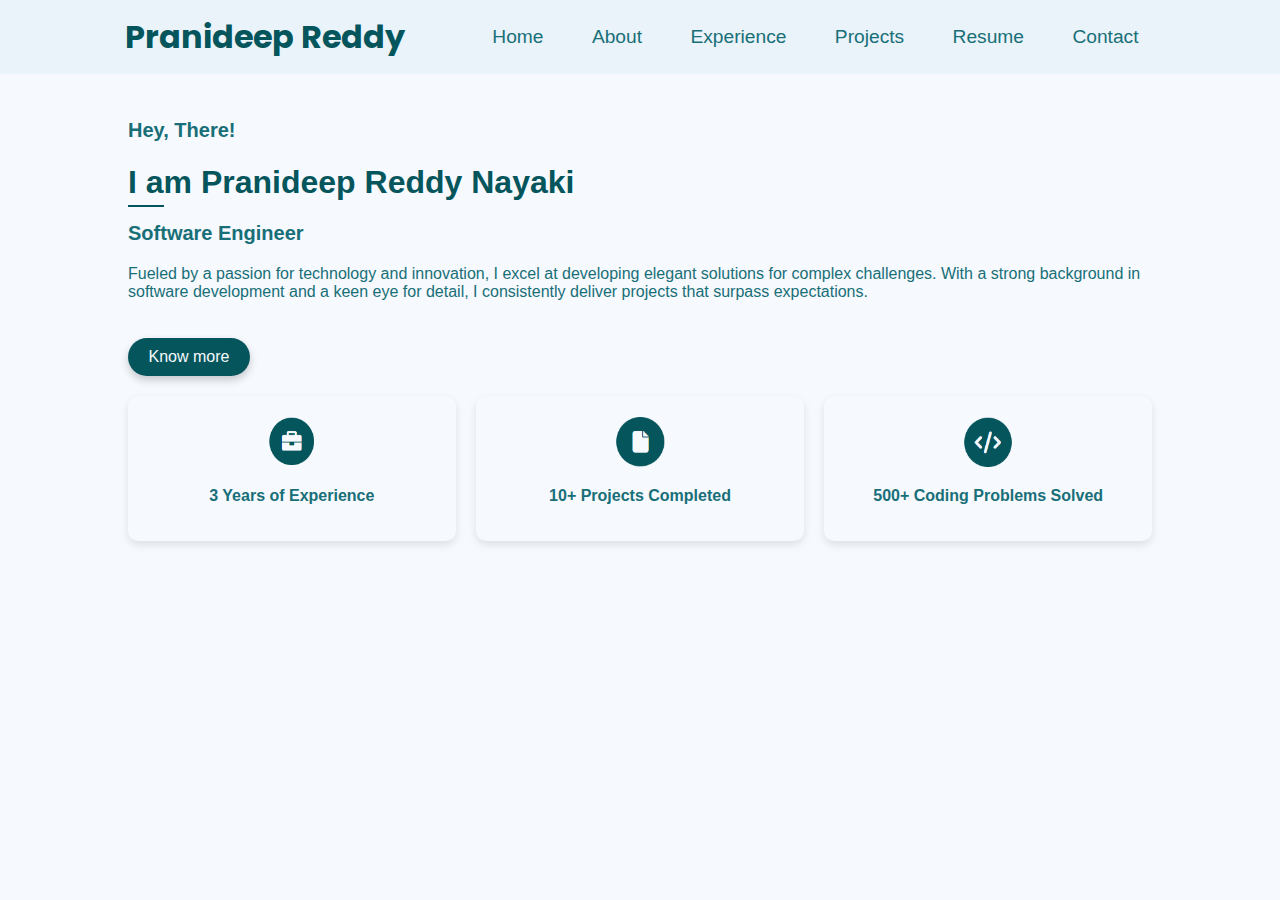
<file: index.html>
<!DOCTYPE html>
<html lang="en">
  <head>
    <meta charset="UTF-8" />
    <meta name="viewport" content="width=device-width, initial-scale=1.0" />
    <title>Pranideep Reddy Nayaki - Portfolio</title>
    <link rel="stylesheet" href="css/index.css" />
    <link rel="stylesheet" href="css/header.css" />
    <link
      href="https://fonts.googleapis.com/css2?family=Poppins:wght@700&display=swap"
      rel="stylesheet"
    />
  </head>
  <body>
    <div class="main-container">
      <header>
        <div class="header-left">
          <h1>Pranideep Reddy</h1>
        </div>
        <button class="toggle-menu" onclick="toggleMenu()">&#9776;</button>
        <nav>
          <button class="close-menu" onclick="toggleMenu()">&times;</button>
          <ul>
            <li><a href="index.html" class="nav-link">Home</a></li>
            <li><a href="about.html" class="nav-link">About</a></li>
            <li><a href="experience.html" class="nav-link">Experience</a></li>
            <li><a href="projects.html" class="nav-link">Projects</a></li>
            <li>
              <a
                href="https://drive.google.com/file/d/1je_PU_aLbu5cs_3YC4eINCbRVCXmjgTi/view?usp=sharing"
                target="_blank"
                class="nav-link"
                >Resume</a
              >
            </li>
            <li><a href="contact.html" class="nav-link">Contact</a></li>
          </ul>
        </nav>
        <div class="overlay" onclick="toggleMenu()"></div>
      </header>
      <main>
        <section id="intro" class="intro">
          <h3>Hey, There!</h3>
          <h1><span class="underline">I a</span>m Pranideep Reddy Nayaki</h1>
          <h3>Software Engineer</h3>
          <p>
            Fueled by a passion for technology and innovation, I excel at
            developing elegant solutions for complex challenges. With a strong
            background in software development and a keen eye for detail, I
            consistently deliver projects that surpass expectations.
          </p>
          <a href="about.html" class="know-more-btn">Know more</a>
          <div class="boxes">
            <div class="box">
              <img src="images/experience-icon.png" alt="Experience Icon" />
              <p><b>3 Years of Experience</b></p>
            </div>
            <div class="box">
              <img src="images/projects-icon.png" alt="Projects Icon" />
              <p><b>10+ Projects Completed</b></p>
            </div>
            <div class="box">
              <img src="images/coding-icon.png" alt="Coding Icon" />
              <p><b>500+ Coding Problems Solved</b></p>
            </div>
          </div>
        </section>
      </main>
    </div>
    <script>
      function toggleMenu() {
        var nav = document.querySelector("nav");
        nav.classList.toggle("active");
      }
    </script>
  </body>
</html>
</file>
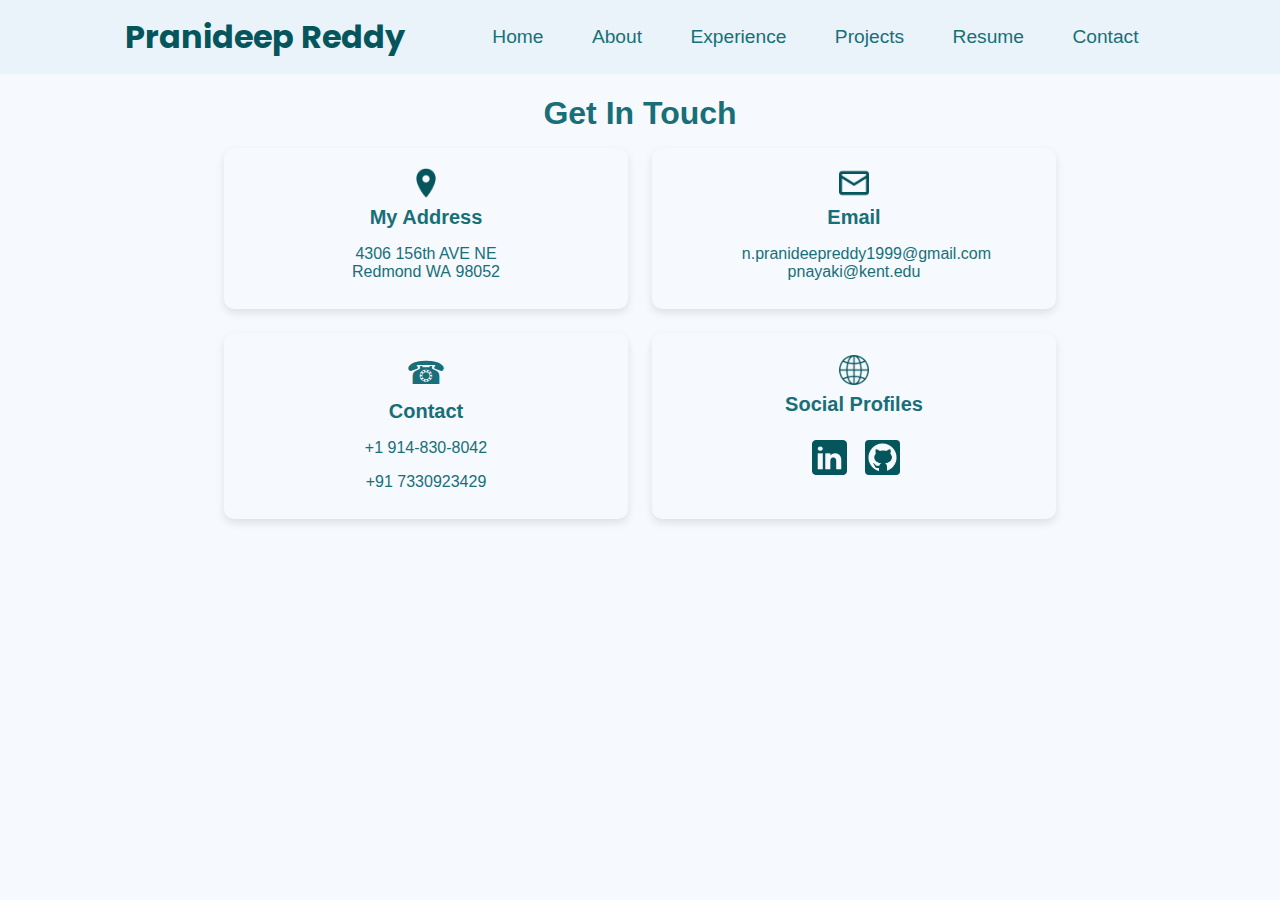
<file: contact.html>
<!DOCTYPE html>
<html lang="en">
  <head>
    <meta charset="UTF-8" />
    <meta name="viewport" content="width=device-width, initial-scale=1.0" />
    <title>Contact - Pranideep Reddy Nayaki</title>
    <link rel="stylesheet" href="css/contact-style.css" />
    <link rel="stylesheet" href="css/header.css" />
    <link rel="stylesheet" href="css/mobile-header.css" />
    <link
      href="https://fonts.googleapis.com/css2?family=Poppins:wght@700&display=swap"
      rel="stylesheet"
    />
  </head>
  <body>
    <div class="main-container">
      <header>
        <div class="header-left">
          <h1>Pranideep Reddy</h1>
        </div>
        <button class="toggle-menu" onclick="toggleMenu()">&#9776;</button>
        <nav>
          <button class="close-menu" onclick="toggleMenu()">&times;</button>
          <ul>
            <li><a href="index.html">Home</a></li>
            <li><a href="about.html">About</a></li>
            <li><a href="experience.html">Experience</a></li>
            <li><a href="projects.html">Projects</a></li>
            <li>
              <a
                href="https://drive.google.com/file/d/1je_PU_aLbu5cs_3YC4eINCbRVCXmjgTi/view?usp=sharing"
                target="_blank"
                >Resume</a
              >
            </li>
            <li><a href="contact.html">Contact</a></li>
          </ul>
        </nav>
        <div class="overlay" onclick="toggleMenu()"></div>
      </header>
      <main>
        <section class="contact">
          <h1>Get In Touch</h1>
          <div class="contact-grid">
            <div class="contact-item">
              <img
                src="images/location-icon.png"
                alt="Globe"
                class="social-icon-contact"
              />
              <h2>My Address</h2>
              <p>4306 156th AVE NE<br />Redmond WA 98052</p>
            </div>
            <div class="contact-item">
              <img
                src="images/email-icon.png"
                alt="Envelope"
                class="social-icon-contact"
              />
              <h2>Email</h2>
              <p class="email">
                <a href="mailto:n.pranideepreddy1999@gmail.com"
                  >n.pranideepreddy1999@gmail.com</a
                ><br />
                <a href="mailto:pnayaki@kent.edu">pnayaki@kent.edu</a>
              </p>
            </div>
            <div class="contact-item">
              <div class="icon">&#x260E;</div>
              <h2>Contact</h2>
              <p>+1 914-830-8042</p>
              <p>+91 7330923429</p>
            </div>
            <div class="contact-item">
              <img
                src="images/globe-icon.png"
                alt="Globe"
                class="social-icon-contact"
              />
              <h2>Social Profiles</h2>
              <ul class="social-links">
                <li>
                  <a
                    href="https://www.linkedin.com/in/pranideepreddynayaki"
                    target="_blank"
                    ><img
                      src="images/linkedin-icon.png"
                      alt="LinkedIn"
                      class="social-icon"
                  /></a>
                </li>
                <li>
                  <a href="https://github.com/pranideepnayaki" target="_blank"
                    ><img
                      src="images/github-icon.png"
                      alt="GitHub"
                      class="social-icon"
                  /></a>
                </li>
                <!-- Add more social links here if needed -->
              </ul>
            </div>
          </div>
        </section>
      </main>
    </div>
    <script src="js/script.js"></script>
  </body>
</html>
</file>
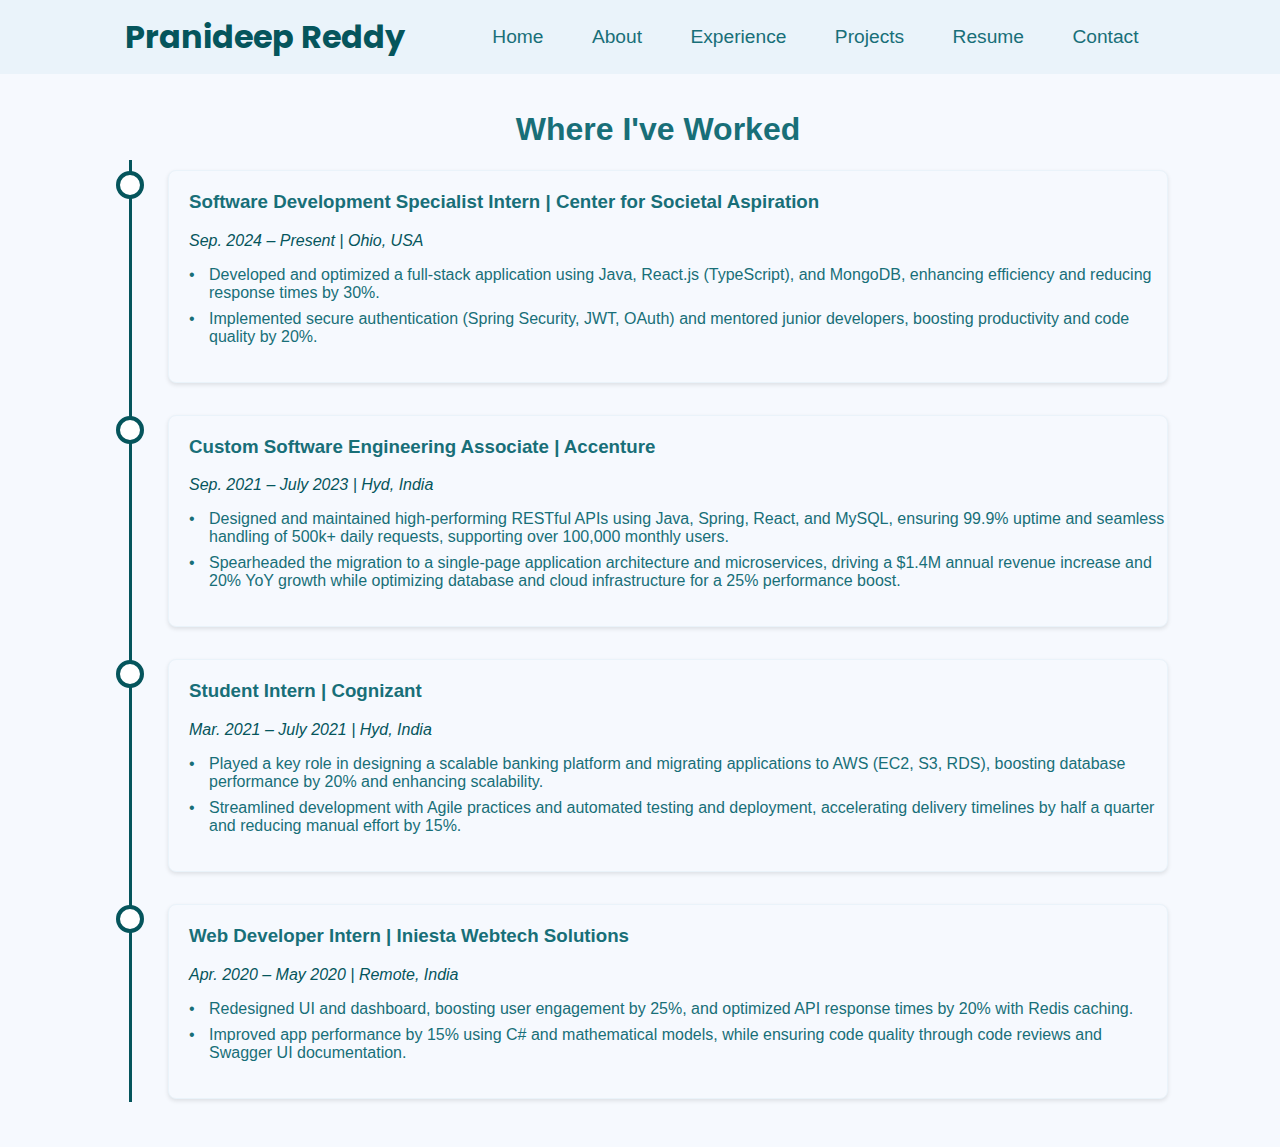
<file: experience.html>
<!DOCTYPE html>
<html lang="en">
  <head>
    <meta charset="UTF-8" />
    <meta name="viewport" content="width=device-width, initial-scale=1.0" />
    <title>Experience - Pranideep Reddy Nayaki</title>
    <link rel="stylesheet" href="css/exp-style.css" />
    <link rel="stylesheet" href="css/header.css" />
    <link rel="stylesheet" href="css/mobile-header.css" />
    <link
      href="https://fonts.googleapis.com/css2?family=Poppins:wght@700&display=swap"
      rel="stylesheet"
    />
  </head>
  <body>
    <div class="main-container">
      <header>
        <div class="header-left">
          <h1>Pranideep Reddy</h1>
        </div>
        <button class="toggle-menu" onclick="toggleMenu()">&#9776;</button>
        <nav>
          <button class="close-menu" onclick="toggleMenu()">&times;</button>
          <ul>
            <li><a href="index.html">Home</a></li>
            <li><a href="about.html">About</a></li>
            <li><a href="experience.html">Experience</a></li>
            <li><a href="projects.html">Projects</a></li>
            <li>
              <a
                href="https://drive.google.com/file/d/1je_PU_aLbu5cs_3YC4eINCbRVCXmjgTi/view?usp=sharing"
                target="_blank"
                >Resume</a
              >
            </li>
            <li><a href="contact.html">Contact</a></li>
          </ul>
        </nav>
        <div class="overlay" onclick="toggleMenu()"></div>
      </header>
      <main>
        <section class="experience">
          <h1 class="worked">Where I've Worked</h1>
          <div class="experience-container">
            <div class="job-details">
              <div id="cognizant" class="job">
                <div class="job-info">
                  <h3>
                    Software Development Specialist Intern | Center for Societal
                    Aspiration
                  </h3>
                  <p>Sep. 2024 – Present | Ohio, USA</p>
                  <ul>
                    <li>
                      Developed and optimized a full-stack application using
                      Java, React.js (TypeScript), and MongoDB, enhancing
                      efficiency and reducing response times by 30%.
                    </li>
                    <li>
                      Implemented secure authentication (Spring Security, JWT,
                      OAuth) and mentored junior developers, boosting
                      productivity and code quality by 20%.
                    </li>
                  </ul>
                </div>
              </div>
              <div id="accenture" class="job active">
                <div class="job-info">
                  <h3>Custom Software Engineering Associate | Accenture</h3>
                  <p>Sep. 2021 – July 2023 | Hyd, India</p>
                  <ul>
                    <li>
                      Designed and maintained high-performing RESTful APIs using
                      Java, Spring, React, and MySQL, ensuring 99.9% uptime and
                      seamless handling of 500k+ daily requests, supporting over
                      100,000 monthly users.
                    </li>
                    <li>
                      Spearheaded the migration to a single-page application
                      architecture and microservices, driving a $1.4M annual
                      revenue increase and 20% YoY growth while optimizing
                      database and cloud infrastructure for a 25% performance
                      boost.
                    </li>
                  </ul>
                </div>
              </div>
              <div id="cognizant" class="job">
                <div class="job-info">
                  <h3>Student Intern | Cognizant</h3>
                  <p>Mar. 2021 – July 2021 | Hyd, India</p>
                  <ul>
                    <li>
                      Played a key role in designing a scalable banking platform
                      and migrating applications to AWS (EC2, S3, RDS), boosting
                      database performance by 20% and enhancing scalability.
                    </li>
                    <li>
                      Streamlined development with Agile practices and automated
                      testing and deployment, accelerating delivery timelines by
                      half a quarter and reducing manual effort by 15%.
                    </li>
                  </ul>
                </div>
              </div>
              <div id="iniesta" class="job">
                <div class="job-info">
                  <h3>Web Developer Intern | Iniesta Webtech Solutions</h3>
                  <p>Apr. 2020 – May 2020 | Remote, India</p>
                  <ul>
                    <li>
                      Redesigned UI and dashboard, boosting user engagement by
                      25%, and optimized API response times by 20% with Redis
                      caching.
                    </li>
                    <li>
                      Improved app performance by 15% using C# and mathematical
                      models, while ensuring code quality through code reviews
                      and Swagger UI documentation.
                    </li>
                  </ul>
                </div>
              </div>
            </div>
          </div>
        </section>
      </main>
    </div>
    <script src="js/script.js"></script>
  </body>
</html>
</file>
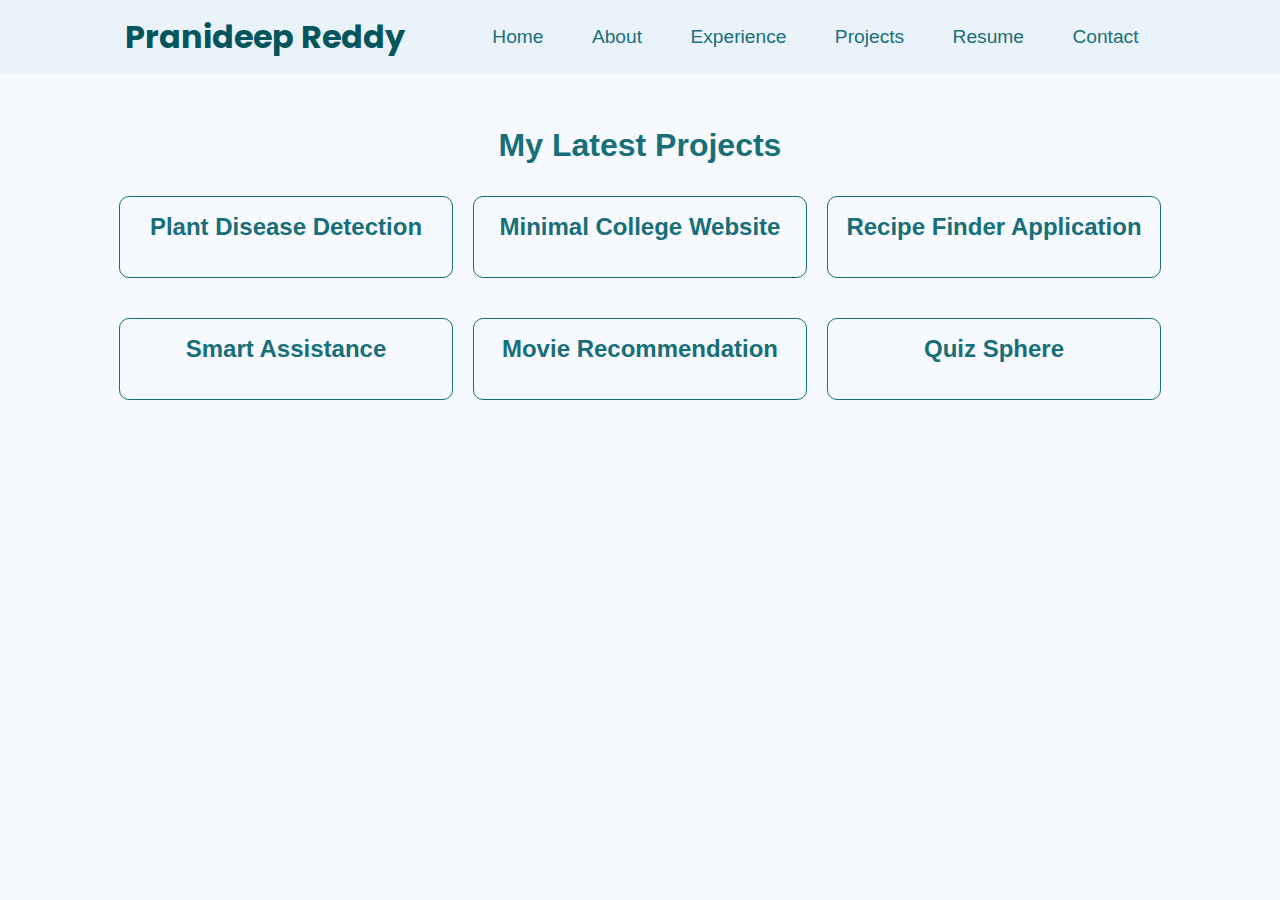
<file: projects.html>
<!DOCTYPE html>
<html lang="en">
  <head>
    <meta charset="UTF-8" />
    <meta name="viewport" content="width=device-width, initial-scale=1.0" />
    <title>Portfolio - Pranideep Reddy Nayaki</title>
    <link rel="stylesheet" href="css/projects.css" />
    <link rel="stylesheet" href="css/header.css" />
    <link rel="stylesheet" href="css/mobile-header.css" />
    <link
      href="https://fonts.googleapis.com/css2?family=Poppins:wght@700&display=swap"
      rel="stylesheet"
    />
  </head>
  <body>
    <div class="main-container">
      <header>
        <div class="header-left">
          <h1>Pranideep Reddy</h1>
        </div>
        <button class="toggle-menu" onclick="toggleMenu()">&#9776;</button>
        <nav>
          <button class="close-menu" onclick="toggleMenu()">&times;</button>
          <ul>
            <li><a href="index.html" class="nav-link">Home</a></li>
            <li><a href="about.html" class="nav-link">About</a></li>
            <li><a href="experience.html" class="nav-link">Experience</a></li>
            <li><a href="projects.html" class="nav-link">Projects</a></li>
            <li>
              <a
                href="https://drive.google.com/file/d/1je_PU_aLbu5cs_3YC4eINCbRVCXmjgTi/view?usp=sharing"
                target="_blank"
                class="nav-link"
                >Resume</a
              >
            </li>
            <li><a href="contact.html" class="nav-link">Contact</a></li>
          </ul>
        </nav>
        <div class="overlay" onclick="toggleMenu()"></div>
      </header>
      <main>
        <section class="portfolio">
          <h1>My Latest Projects</h1>
          <div class="project-grid">
            <div
              class="project"
              onclick="openModal('modal1')"
              onmouseover="toggleArrow('arrow1', true)"
              onmouseout="toggleArrow('arrow1', false)"
            >
              <h2>Plant Disease Detection</h2>
              <div id="arrow1" class="arrow"></div>
            </div>
            <div
              class="project"
              onclick="openModal('modal2')"
              onmouseover="toggleArrow('arrow2', true)"
              onmouseout="toggleArrow('arrow2', false)"
            >
              <h2>Minimal College Website</h2>
              <div id="arrow2" class="arrow"></div>
            </div>
            <div
              class="project"
              onclick="openModal('modal3')"
              onmouseover="toggleArrow('arrow3', true)"
              onmouseout="toggleArrow('arrow3', false)"
            >
              <h2>Recipe Finder Application</h2>
              <div id="arrow3" class="arrow"></div>
            </div>
            <div
              class="project"
              onclick="openModal('modal4')"
              onmouseover="toggleArrow('arrow4', true)"
              onmouseout="toggleArrow('arrow4', false)"
            >
              <h2>Smart Assistance</h2>
              <div id="arrow4" class="arrow"></div>
            </div>
            <div
              class="project"
              onclick="openModal('modal5')"
              onmouseover="toggleArrow('arrow5', true)"
              onmouseout="toggleArrow('arrow5', false)"
            >
              <h2>Movie Recommendation</h2>
              <div id="arrow5" class="arrow"></div>
            </div>
            <div
              class="project"
              onclick="openModal('modal6')"
              onmouseover="toggleArrow('arrow6', true)"
              onmouseout="toggleArrow('arrow6', false)"
            >
              <h2>Quiz Sphere</h2>
              <div id="arrow6" class="arrow"></div>
            </div>
            <!-- Add more projects here in similar structure -->
          </div>
        </section>
      </main>

      <!-- Modal Structure -->
      <div id="modal1" class="modal">
        <div class="modal-content">
          <span class="close" onclick="closeModal('modal1')">&times;</span>
          <h2>Plant Disease Detection</h2>
          <ul>
            <li><b>Tech Stack: </b>ML, Python, JavaScript, Flask</li>
            <li>
              <b>Github URL: </b
              ><a
                href="https://github.com/pranideepnayaki/Plant_Disease_Detection"
                target="_blank"
                >Project Link</a
              >
            </li>
          </ul>
          <p>
            Our project focuses on using machine learning to detect diseases in
            plants. By analyzing images of plant leaves and extracting key
            features like color and texture, we train a model to classify plants
            as healthy or diseased. This technology enables early detection,
            empowering farmers to take timely actions and optimize agricultural
            productivity.
          </p>
        </div>
      </div>

      <div id="modal2" class="modal">
        <div class="modal-content">
          <span class="close" onclick="closeModal('modal2')">&times;</span>
          <h2>Minimal College Website</h2>
          <ul>
            <li><b>Tech Stack: </b>HTML, CSS, MySQL, JavaScript</li>
            <li>
              <b>Github URL: </b
              ><a
                href="https://github.com/pranideepnayaki/College_Website"
                target="_blank"
                >Project Link</a
              >
            </li>
          </ul>
          <p>
            Developed a dynamic and responsive college website. It includes
            sections for home, about, academics, admissions, and contact,
            providing a comprehensive overview of the college.
          </p>
        </div>
      </div>

      <div id="modal3" class="modal">
        <div class="modal-content">
          <span class="close" onclick="closeModal('modal3')">&times;</span>
          <h2>Recipe Finder Application</h2>
          <ul>
            <li><b>Tech Stack: </b>Java, SQL, HTML, CSS, JavaScript</li>
            <li>
              <b>Github URL: </b
              ><a
                href="https://github.com/pranideepnayaki/forkify-food-app"
                target="_blank"
                >Project Link</a
              >
            </li>
          </ul>
          <p>
            Developed a dynamic recipe app with responsive design. Users can
            search for recipes, view detailed instructions, adjust servings, and
            bookmark favorites. Integrated an external API for recipe data. This
            project showcases my skills in front-end development, API
            integration, and creating user-friendly applications.
          </p>
        </div>
      </div>

      <div id="modal4" class="modal">
        <div class="modal-content">
          <span class="close" onclick="closeModal('modal4')">&times;</span>
          <h2>Smart Assistance</h2>
          <ul>
            <li>
              <b>Tech Stack: </b>AI Language Model, Dart, C++, CMake, Swift
            </li>
            <li>
              <b>Github URL: </b
              ><a
                href="https://github.com/pranideepnayaki/smart_assistant"
                target="_blank"
                >Project Link</a
              >
            </li>
          </ul>
          <p>
            The Smart Assistant Flutter App is a user-friendly application
            designed to provide instant translations from English to German
            using an AI language model. This app leverages the T5 model hosted
            on Hugging Face to translate user inputs, providing a seamless and
            interactive user experience.
          </p>
        </div>
      </div>

      <div id="modal5" class="modal">
        <div class="modal-content">
          <span class="close" onclick="closeModal('modal5')">&times;</span>
          <h2>Movie Recommendation Application</h2>
          <ul>
            <li>
              <b>Tech Stack: </b>API, JavaScript, HTML5, Cascading Style Sheets
              (CSS)
            </li>
            <li>
              <b>Github URL: </b
              ><a
                href="https://github.com/pranideepnayaki/Movie_Recommendation"
                target="_blank"
                >Project Link</a
              >
            </li>
          </ul>
          <p>
            Developed a web application that recommends movies based on
            user-selected genres, fetching real-time data from The Movie
            Database (TMDb) API. The app allows users to explore movie
            suggestions, view details such as posters and descriptions, and like
            or dislike recommendations for a new random movie.
          </p>
        </div>
      </div>

      <div id="modal6" class="modal">
        <div class="modal-content">
          <span class="close" onclick="closeModal('modal6')">&times;</span>
          <h2>Quiz Sphere</h2>
          <ul>
            <li>
              <b>Tech Stack: </b>API, JavaScript, HTML5, Cascading Style Sheets
              (CSS)
            </li>
            <li>
              <b>Github URL: </b
              ><a
                href="https://github.com/pranideepnayaki/Quiz_Game"
                target="_blank"
                >Project Link</a
              >
            </li>
          </ul>
          <p>
            The Quiz Game is an interactive web application designed to test
            users' knowledge across various topics. This engaging platform
            offers a fun way for individuals to learn and challenge themselves,
            making it an ideal choice for friendly competitions with friends and
            family.
          </p>
        </div>
      </div>
    </div>
    <script src="js/project.js"></script>
  </body>
</html>
</file>
<file: css/index.css>
body {
  font-family: Arial, sans-serif;
  margin: 0;
  padding: 0;
  background-color: #f6f9fe;
  color: #186f78;
  box-sizing: border-box;
  display: flex;
  justify-content: center;
}

.main-container {
  max-width: 1400px;
  width: 100%;
}

main {
  padding-top: 2%;
  padding-left: 10%;
  padding-right: 10%;
}

h1 {
  font-size: 200%; /* Increase font size for h1 */
}

h3 {
  font-size: 125%; /* Increase font size for h3 */
}

h1,
h2 {
  color: #05555c;
}

h1 span.underline {
  border-bottom: 2px solid #05555c;
  padding-bottom: 5px;
}

.know-more-btn {
  display: inline-block;
  padding: 1% 2%;
  background-color: #05555c;
  color: #f6f9fe;
  text-decoration: none;
  border-radius: 20px;
  box-shadow: 0px 4px 8px rgba(0, 0, 0, 0.2);
  margin-top: 2%;
}

.know-more-btn:hover {
  background-color: #f6f9fe;
  color: #05555c;
}

.boxes {
  display: flex;
  justify-content: space-between;
  margin-top: 2%;
  padding-right: 0%;
}

.box {
  width: calc(33.33% - 2%);
  background-color: #f6f9fe;
  padding: 2%;
  text-align: center;
  border-radius: 10px;
  box-shadow: 0px 4px 8px rgba(0, 0, 0, 0.1);
  transition: background-color 0.3s ease, box-shadow 0.3s ease; /* Smooth transition effect */
}

.box:not(:last-child) {
  margin-right: 2%;
}

.box img {
  width: 50px;
  height: 50px;
}

/* Responsive Styles */
@media (max-width: 768px) {
  main {
    padding-left: 2rem;
    padding-right: 2rem;
  }
  .boxes {
    flex-direction: column;
  }
  .box {
    width: 97.5%;
    margin-bottom: 20px;
  }
}

@media (max-width: 550px) {
  .box {
    width: 97.5%;
    margin-bottom: 20px;
  }
}
</file>
<file: css/header.css>
/* Base Styles */
header {
  background-color: #eaf3fa;
  color: #05555c;
  padding: 1% 2%;
  display: flex;
  align-items: center;
  justify-content: flex-start;
  padding-left: 7.5%;
  padding-right: 10%;
}

.header-left {
  margin-right: 6rem; /* Add space between the name and the navigation */
  flex: 1; /* Allow the header-left to grow and fill available space */
}

.header-left h1 {
  color: #05555c;
  margin: 0;
  white-space: nowrap;
  padding-left: 10%;
  font-family: "Poppins", sans-serif;
  font-weight: 700; /* Use bold weight for emphasis */
}

nav {
  flex-grow: 1;
}

nav ul {
  list-style: none;
  padding: 0;
  margin: 0;
  display: flex;
}

nav ul li {
  margin-right: 7%; /* Space between navigation items */
}

nav ul li a {
  color: #186f78;
  text-decoration: none;
  font-size: 120%;
  position: relative;
}

nav ul li a::after {
  content: "";
  display: block;
  width: 0;
  height: 7%;
  background: #186f78;
  transition: width 0.3s ease;
  position: absolute;
  left: 0;
}

nav ul li a.active::after,
nav ul li a:hover::after {
  width: 100%;
}

.toggle-menu {
  display: none;
}

/* XL Devices */
@media (min-width: 1200px) and (max-width: 1399px) {
  .header-left {
    margin-right: 10%;
  }

  .header-left h1 {
    padding-left: 10%;
    font-size: 2rem; /* Adjust font size if necessary */
  }

  nav ul li {
    margin-right: 7%;
  }

  nav ul li a {
    font-size: 120%;
  }

  header {
    padding-left: 7.5%;
    padding-right: 7.5%;
  }
}

/* Large Devices */
@media (min-width: 992px) and (max-width: 1199px) {
  header {
    padding: 1%;
    padding-left: 2.5%;
    padding-right: 5%;
  }

  .header-left {
    margin-right: 3rem;
  }

  .header-left h1 {
    padding-left: 2.5%;
    font-size: 2rem;
    margin-left: 27.5%;
  }

  nav ul {
    margin-left: 8%;
  }

  nav ul li {
    margin-right: 5%;
  }

  nav ul li a {
    font-size: 120%;
  }
}

/* Medium Devices */
@media (min-width: 768px) and (max-width: 991px) {
  header {
    padding: 1%;
    padding-left: 2.5%;
    padding-right: 5%;
  }

  .header-left {
    margin-right: 3rem;
  }

  .header-left h1 {
    padding-left: 2.5%;
    font-size: 1.4rem;
    margin-left: 27.5%;
  }

  nav ul {
    margin-left: 7%;
  }

  nav ul li {
    margin-right: 3%;
  }

  nav ul li a {
    font-size: 110%;
  }
}

/* iPad Mini Portrait and Similar Devices */
@media (min-width: 768px) and (max-width: 1024px) {
  header {
    padding: 1%;
    padding-left: 2.5%;
    padding-right: 2.5%;
  }

  .header-left {
    margin-right: 3rem;
  }

  .header-left h1 {
    padding-left: 2.5%;
    font-size: 1.6rem;
  }

  nav ul li {
    margin-right: 5%;
  }

  nav ul li a {
    font-size: 110%;
  }
}

/* Devices with max-width 900px */
@media screen and (max-width: 900px) {
  .header-left {
    margin-right: 3rem;
  }

  .header-left h1 {
    margin-left: 25%;
    padding-left: 2.5%;
    font-size: 1.6rem; /* Adjust font size if necessary */
  }

  nav ul li {
    margin-right: 3%;
  }

  nav ul li a {
    font-size: 100%;
  }

  nav ul {
    margin-left: 6%;
  }

  header {
    padding-left: 2.5%;
    padding-right: 2.5%;
  }
}

/* Close Menu Button */
.close-menu {
  display: none;
  background: none;
  border: none;
  color: #05555c;
  font-size: 120%;
  position: absolute;
  cursor: pointer;
  margin-top: 1%;
  margin-left: 80%;
}

@media (max-width: 768px) {
  .close-menu {
    display: block;
  }
  nav ul li a::after {
    display: none;
  }
  header {
    flex-direction: row;
    align-items: center;
    padding-top: 5%;
    padding-bottom: 0%;
  }

  .header-left h1 {
    font-size: 175%;
    text-align: center;
    margin-bottom: 5%;
    font-size: 2.5rem;
    margin-left: 15%;
  }

  header nav {
    display: none; /* Hide nav by default */
    width: 80%;
    position: absolute; /* Position it below the header */
    top: 12%; /* Adjust this value based on your header height */
    left: 10%;
    right: 10%;
    background-color: #eaf3fa; /* Ensure it has a background color */
    z-index: 1000; /* Ensure it appears above other content */
    border-radius: 15px;
    padding-top: 20px;
  }

  nav ul {
    flex-direction: column;
    width: 100%;
    display: flex; /* Display nav on mobile screens */
    padding: 0;
    margin: 0;
    list-style: none;
    padding-top: 7%;
  }

  nav ul li {
    margin-right: 0;
    margin-bottom: 1rem;
  }

  nav ul li a {
    color: #05555c;
    text-decoration: none;
    padding: 0.5rem;
    display: block;
    text-align: center;
  }

  .toggle-menu {
    display: block;
    background: none;
    border: none;
    color: #05555c;
    font-size: 2.5rem;
    cursor: pointer;
    margin-top: -5%;
    margin-right: 15%;
  }

  nav.active {
    display: block; /* Show nav when active class is added */
  }

  nav.active ul {
    display: flex;
  }

  nav.active ~ .overlay {
    display: block; /* Show overlay when menu is active */
  }

  .overlay {
    position: fixed; /* Fixed position overlay */
    top: 0;
    left: 0;
    width: 100%;
    height: 100%;
    background-color: rgba(0, 0, 0, 0.5); /* Semi-transparent black overlay */
    z-index: 5; /* Below the menu but above content */
    display: none; /* Initially hidden */
  }

  .underline {
    display: none;
  }

  .intro h1 {
    position: relative;
  }

  .intro h1::before {
    content: "I a";
    position: relative;
    text-decoration: none;
    font-weight: bold;
  }

  .intro h1 > span {
    display: none;
  }
  .close-menu {
    margin-top: 1%;
    margin-left: 85%;
  }
}

/* Devices with max-width 700px */
@media screen and (max-width: 700px) {
  header nav {
    top: 10%;
  }
  nav ul li a::after {
    display: none;
  }
  nav {
    width: 100%;
    margin-top: 1rem; /* Space between the header and nav */
    align-self: flex-end; /* Align nav to the right */
  }

  nav ul {
    flex-direction: column;
    width: 100%;
    display: flex; /* Display nav on mobile screens */
    padding: 0;
    margin: 0;
    list-style: none;
    padding-top: 8%;
  }

  nav ul li {
    margin-right: 0;
    margin-bottom: 1rem;
  }

  nav ul li a {
    font-size: 100%;
  }

  .toggle-menu {
    display: block;
    background: none;
    border: none;
    color: #05555c;
    font-size: 2rem;
    cursor: pointer;
    margin-top: -5%;
    margin-right: 10%;
  }

  nav.active {
    display: block; /* Show nav when active class is added */
  }

  nav.active ul {
    display: flex;
  }

  nav.active ~ .overlay {
    display: block; /* Show overlay when menu is active */
  }

  .overlay {
    position: fixed; /* Fixed position overlay */
    top: 0;
    left: 0;
    width: 100%;
    height: 100%;
    background-color: rgba(0, 0, 0, 0.5); /* Semi-transparent black overlay */
    z-index: 5; /* Below the menu but above content */
    display: none; /* Initially hidden */
  }

  .underline {
    display: none;
  }

  .intro h1 {
    position: relative;
  }

  .intro h1::before {
    content: "I a";
    position: relative;
    text-decoration: none;
    font-weight: bold;
  }

  .intro h1 > span {
    display: none;
  }
  .close-menu {
    margin-top: 1%;
    margin-left: 80%;
  }
}

/* Devices with max-width 550px */
@media screen and (max-width: 550px) {
  header nav {
    top: 10%;
  }
  nav ul {
    padding-top: 10%;
  }
  nav ul li a::after {
    display: none;
  }
  nav ul li a {
    font-size: 90%;
  }

  header {
    flex-direction: row;
    align-items: center;
    padding-top: 2.5%;
    padding-bottom: 0%;
  }

  .header-left h1 {
    font-size: 175%;
    text-align: center;
    margin-bottom: 5%;
    font-size: 2rem;
    margin-left: 10%;
  }

  .toggle-menu {
    display: block;
    background: none;
    border: none;
    color: #05555c;
    font-size: 2rem;
    cursor: pointer;
    margin-top: -5%;
    margin-right: 10%;
  }
  .close-menu {
    margin-top: 1%;
    margin-left: 80%;
  }
}

@media screen and (max-width: 400px) {
  header nav {
    top: 9%;
  }
  nav ul li a::after {
    display: none;
  }
  header {
    flex-direction: row;
    align-items: center;
    padding-top: 5%;
    padding-bottom: 0%;
  }

  .header-left h1 {
    font-size: 175%;
    text-align: center;
    margin-bottom: 5%;
    font-size: 1.75rem;
    margin-left: 10%;
  }

  .toggle-menu {
    display: block;
    background: none;
    border: none;
    color: #05555c;
    font-size: 1.75rem;
    cursor: pointer;
    margin-top: -5%;
    margin-right: 10%;
  }
}
</file>
<file: css/contact-style.css>
/* General styles */
body {
  font-family: Arial, sans-serif;
  margin: 0;
  padding: 0;
  background-color: #f6f9fe;
  color: #186f78;
  box-sizing: border-box;
  display: flex;
  justify-content: center;
}

.main-container {
  max-width: 1400px;
  width: 100%;
}

.contact {
  max-width: 65%;
  margin: auto;
  padding: 0rem;
}

.contact h1 {
  text-align: center;
  font-size: 2rem;
  color: #186f78; /* Adjust color as needed */
  margin-bottom: 1rem;
}

.contact-grid {
  display: grid;
  grid-template-columns: repeat(1, 1fr);
  gap: 1.5rem;
}

.contact-item {
  background-color: #f6f9fe;
  padding: 5%;
  border-radius: 10px;
  text-align: center;
  box-shadow: 0px 4px 8px rgba(0, 0, 0, 0.1);
  height: auto;
  display: flex;
  flex-direction: column;
  justify-content: center;
  align-items: center;
  transition: transform 0.3s ease, box-shadow 0.3s ease;
}

.contact-item:hover {
  transform: scale(1.05);
  box-shadow: 0 4px 8px rgba(0, 0, 0, 0.2);
  background: #eaf3fa;
}

.contact-item .icon {
  font-size: 2rem;
}

.contact-item h2 {
  color: #186f78;
  font-size: 1.25rem;
  margin: 0.5rem 0;
}

.contact-item p {
  margin: 0.5rem 0;
}

.contact-item a {
  color: #186f78;
  text-decoration: none;
  margin: 0 5%;
  font-size: 1.5rem;
}

.contact-item a:hover {
  background: #eaf3fa;
}

.contact-item .email a {
  font-size: 1rem; /* Adjust the font size as needed */
}

.social-links {
  list-style: none;
  padding: 0;
  display: flex;
  gap: 25%; /* Space between social icons */
  justify-content: center; /* Center the icons */
}

.social-links li {
  display: inline;
}

.social-icon-contact {
  width: 30px;
  height: 30px;
  border-radius: 4px;
}

.social-icon {
  width: 30px;
  height: 30px;
  border-radius: 4px;
  transition: transform 0.3s ease, box-shadow 0.3s ease; /* Add smooth transition */
}

.social-icon:hover {
  transform: scale(1.2);
  box-shadow: 0 4px 8px rgba(0, 0, 0, 0.2);
}

.social-links a:hover .social-icon {
  transform: scale(1.2); /* Scale up the icon on hover */
  box-shadow: 0 4px 8px rgba(0, 0, 0, 0.2); /* Add shadow on hover */
}

.social-links img {
  width: 35px;
  height: 35px;
  border-radius: 4px;
}

.contact-item p {
  margin: 0.5rem 0;
  font-size: 1rem; /* Ensure consistent font size for phone numbers */
}

/* Media queries for responsiveness */

@media (min-width: 768px) {
  .contact-grid {
    grid-template-columns: repeat(2, 1fr); /* Two columns for larger screens */
  }
}

@media (min-width: 768px) and (max-width: 991px) {
  .contact {
    max-width: 80%;
  }
}

@media (max-width: 768px) {
  .contact {
    max-width: 85%;
    padding-bottom: 6%;
  }
}
</file>
<file: css/mobile-header.css>
/* Mobile styles */
@media (max-width: 768px) {
  header {
    display: flex;
    flex-direction: row;
    align-items: center;
    justify-content: space-between;
    padding-left: 3rem;
    padding-right: 2rem;
  }

  .header-left {
    margin-right: 0;
    padding-left: 0;
    padding-right: 0;
  }

  .header-left h1 {
    padding-left: 0;
  }

  header nav {
    display: none; /* Hide nav by default */
    width: 100%;
    position: absolute; /* Position it below the header */
    top: 90px; /* Adjust this value based on your header height */
    left: 0;
    background-color: #eaf3fa; /* Ensure it has a background color */
    z-index: 1000; /* Ensure it appears above other content */
  }

  nav ul {
    flex-direction: column;
    width: 100%;
    display: flex; /* Display nav on mobile screens */
    padding: 0;
    margin: 0;
    list-style: none;
  }

  nav ul li {
    margin-right: 0;
    margin-bottom: 1rem;
  }

  .toggle-menu {
    display: block;
    background: none;
    border: none;
    color: #05555c;
    font-size: 2rem;
    cursor: pointer;
    align-self: flex-end;
  }

  nav.active {
    display: block; /* Show nav when active class is added */
  }

  nav.active ul {
    display: flex;
  }

  nav ul li a {
    color: #05555c;
    text-decoration: none;
    padding: 1rem;
    display: block;
    text-align: center;
  }

  nav.active ~ .overlay {
    display: block; /* Show overlay when menu is active */
  }

  .overlay {
    position: fixed; /* Fixed position overlay */
    top: 0;
    left: 0;
    width: 100%;
    height: 100%;
    background-color: rgba(0, 0, 0, 0.5); /* Semi-transparent black overlay */
    z-index: 5; /* Below the menu but above content */
    display: none; /* Initially hidden */
  }
}
</file>
<file: css/exp-style.css>
/* Base Styles */
body {
  font-family: Arial, sans-serif;
  margin: 0;
  padding: 0;
  background-color: #f6f9fe;
  color: #186f78;
  box-sizing: border-box;
  display: flex;
  justify-content: center;
}

.main-container {
  max-width: 1400px;
  width: 100%;
}

main {
  padding: 1rem;
}

@media (min-width: 768px) {
  main {
    padding: 1rem 8rem;
  }
}

#accenture .job::before,
#cognizant .job::before,
#iniesta .job::before {
  background-color: #ffcc00;
}

.job h3 {
  margin-top: 0;
}

.job p {
  font-style: italic;
  color: #05555c;
  margin-bottom: 10px;
}

.job ul {
  list-style-type: none;
  padding-left: 0;
}

.job ul li {
  margin-bottom: 8px;
  width: 100%;
  position: relative;
  padding-left: 20px;
}

.job ul li::before {
  content: "\2022";
  color: #186f78;
  font-size: 100%;
  position: absolute;
  left: 0;
  top: 5100;
}

.worked {
  text-align: center;
  margin-bottom: -2%;
}

/* Experience Page Specific Styles */
.experience {
  max-width: 1000px;
  margin: 0 auto;
  padding: 0 1rem;
}

.experience-container {
  display: flex;
  flex-direction: column;
  position: relative;
  margin-top: 2rem;
}

/* Large Screen Timeline */
@media (min-width: 768px) {
  .experience-container::before {
    content: "";
    position: absolute;
    width: 0.25%;
    height: 97%;
    background-color: #05555c;
    top: 0;
    bottom: 0;
    left: 2.1%;
  }

  .job-details {
    position: relative;
    width: 100%;
    padding-left: 6%;
  }

  .job::before {
    content: "";
    position: absolute;
    width: 2%;
    height: 20px;
    left: -5.28%;
    top: 0;
    background-color: white;
    border: 4px solid #05555c;
    border-radius: 50%;
    z-index: 1;
  }

  .job {
    margin: 1% 0;
    margin-bottom: 2rem;
    position: relative;
    background-color: #f6f9fe;
    padding: 20px;
    border: 1px solid #eaf3fa;
    border-radius: 8px;
    box-shadow: 0 2px 4px rgba(0, 0, 0, 0.1);
    transition: transform 0.3s ease, box-shadow 0.3s ease,
      background-color 0.3s ease;
  }

  .job:hover {
    transform: scale(1.05);
    box-shadow: 0 4px 8px rgba(0, 0, 0, 0.2);
    background: #eaf3fa;
  }
  main {
    padding-left: 5%;
  }
  .worked {
    padding-left: 10%;
  }
}

@media (min-width: 768px) and (max-width: 991px) {
  .experience-container::before {
    width: 0.4%;
  }
  .experience {
    padding-left: 10%;
    padding-right: 10%;
  }
  .job-details {
    position: relative;
    width: 112%;
    padding-left: 8.5%;
  }
  .job::before {
    width: 3%;
    height: 20px;
    left: -8%;
  }
  .job {
    padding: 2%;
    padding-right: 8%;
  }
  main {
    padding-left: 0%;
  }
  .job:hover {
    transform: scale(1.07);
  }
  .worked {
    margin-bottom: 0%;
    margin-top: 2%;
  }
}

/* Mobile Screen Timeline */
@media (max-width: 767px) {
  .job-details {
    position: relative;
    width: 100%;
    padding-left: 10px;
  }

  .job::before {
    content: "";
    position: absolute;
    width: 20px;
    height: 20px;
    left: -37.5px;
    top: 5px;
    background-color: white;
    border: 4px solid #05555c;
    border-radius: 50%;
    z-index: 1;
  }

  .job {
    margin: 0;
    margin-bottom: 1.25rem;
    position: relative;
    background-color: #f6f9fe;
    padding: 20px;
    padding-right: 10%;
    border: 1px solid #eaf3fa;
    border-radius: 8px;
    box-shadow: 0 2px 4px rgba(0, 0, 0, 0.1);
    transition: transform 0.3s ease, box-shadow 0.3s ease,
      background-color 0.3s ease;
  }

  .job:hover {
    box-shadow: 0 4px 8px rgba(0, 0, 0, 0.2);
    background: #eaf3fa;
  }
  .experience-container::before {
    content: "";
    position: absolute;
    width: 0.75%;
    height: 98%;
    background-color: #05555c;
    top: 0;
    bottom: 0;
    left: -15px;
  }
  .worked {
    margin-bottom: 0%;
    margin-top: 0%;
  }
}

/* Header Styles */

/* Tablet Styles */
@media (min-width: 768px) {
  .toggle-menu {
    display: none;
  }
}
</file>
<file: css/projects.css>
/* Global styles */
body {
  font-family: Arial, sans-serif;
  margin: 0;
  padding: 0;
  background-color: #f6f9fe;
  color: #186f78;
  box-sizing: border-box;
  display: flex;
  justify-content: center;
}

.main-container {
  max-width: 1400px;
  width: 100%;
}

main {
  padding-top: 2rem;
  padding-left: 1rem; /* Adjust left padding for smaller devices */
  padding-right: 1rem; /* Adjust right padding for smaller devices */
}

.portfolio h1 {
  text-align: center;
  margin-bottom: 2rem;
}

.project-grid {
  display: flex;
  flex-wrap: wrap;
  gap: 20px;
  justify-content: center;
}

.project {
  background: #f6f9fe;
  border: 1px solid #186f78;
  border-radius: 10px;
  overflow: hidden;
  width: 100%; /* Full width for mobile */
  text-align: center;
  position: relative;
  padding: 1rem;
  cursor: pointer;
  transition: transform 0.2s, box-shadow 0.2s;
  margin-bottom: 20px; /* Space between projects on mobile */
}

.project:hover {
  transform: scale(1.05);
  box-shadow: 0 4px 8px rgba(0, 0, 0, 0.2);
  background: #eaf3fa;
}

.project h2 {
  font-size: 1.5rem;
  margin-top: 0; /* Remove default margin */
}

.modal {
  display: none;
  position: fixed;
  top: 0;
  left: 0;
  width: 100%;
  height: 100%;
  background-color: rgba(0, 0, 0, 0.5);
  justify-content: center;
  align-items: center;
  z-index: 1001;
}

.modal-content {
  background-color: #f6f9fe;
  padding: 20px;
  border-radius: 10px;
  width: 80%;
  max-width: 600px;
  position: relative;
  text-align: left;
}

.modal-content ul li {
  text-align: left;
  color: #05555c;
}

.modal .close {
  position: absolute;
  top: 10px;
  right: 20px;
  color: #05555c;
  font-size: 24px;
  cursor: pointer;
}

.modal a {
  color: #05555c;
  text-decoration: none;
}

.modal a:hover {
  text-decoration: underline;
}

/* Arrow animation styles */
.arrow {
  position: absolute;
  bottom: 0px;
  left: 50%;
  transform: translateX(-50%);
  width: 0;
  height: 0;
  border-left: 10px solid transparent;
  border-right: 10px solid transparent;
  border-top: 15px solid #05555c;
  opacity: 0;
  transition: opacity 0.3s, transform 0.3s;
}

.arrow.active {
  opacity: 1;
  transform: translate(-50%, -10px);
  transition: opacity 0.3s, transform 0.3s;
}

/* Media query for larger screens */
@media (min-width: 768px) {
  .project {
    width: 300px;
  }
}

@media (max-width: 767px) {
  .portfolio h1 {
    margin-top: -1%;
  }
}
</file>
